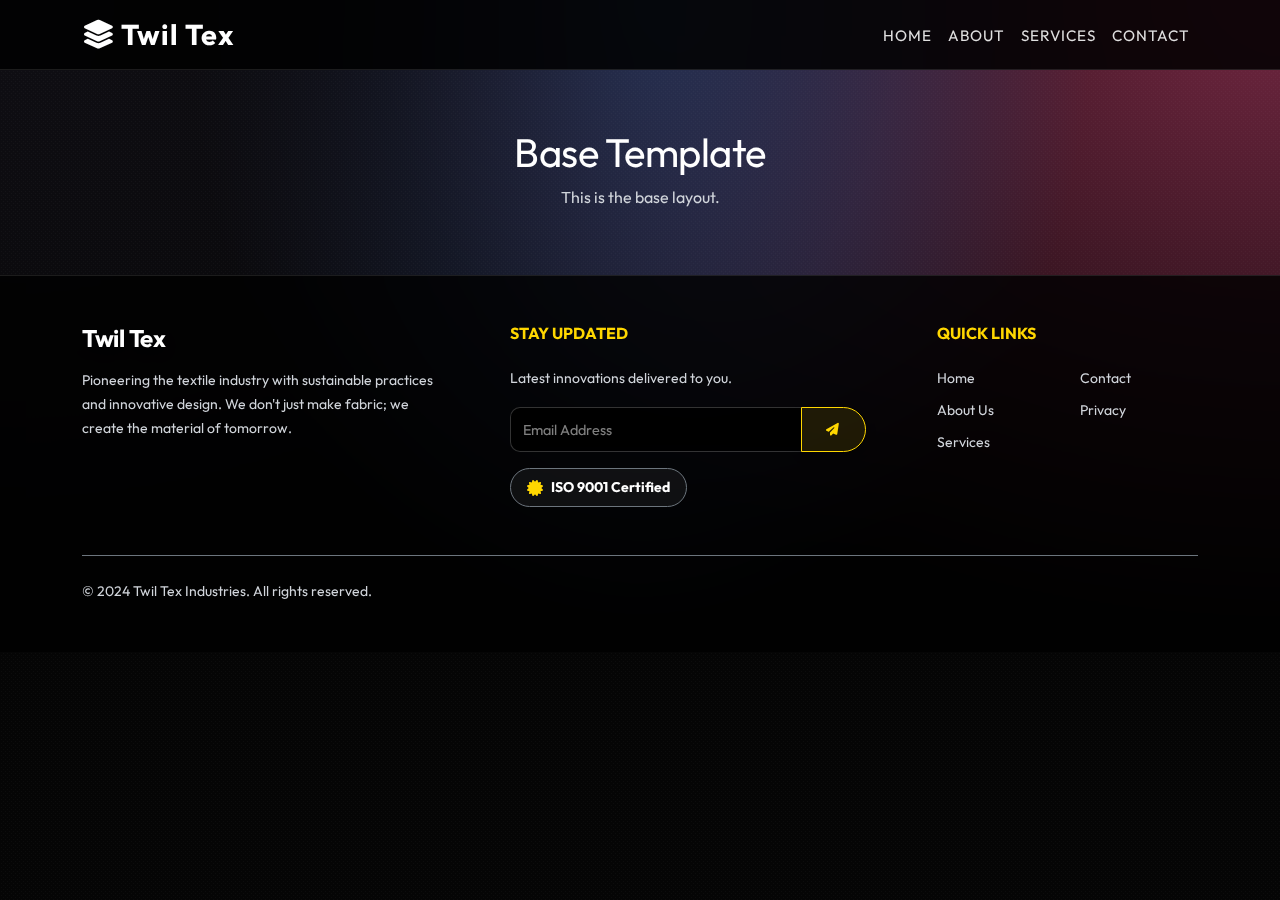
<file: base.html>
<!DOCTYPE html>
<html lang="en">
<head>
    <meta charset="UTF-8">
    <meta name="viewport" content="width=device-width, initial-scale=1.0">
    <title>Twil Tex Industries - Premium Textile Solutions</title>
    <!-- Fonts -->
    <link rel="preconnect" href="https://fonts.googleapis.com">
    <link rel="preconnect" href="https://fonts.gstatic.com" crossorigin>
    <link href="https://fonts.googleapis.com/css2?family=Outfit:wght@300;400;500;700&display=swap" rel="stylesheet">
    <!-- Bootstrap CSS -->
    <link href="https://cdn.jsdelivr.net/npm/bootstrap@5.3.0/dist/css/bootstrap.min.css" rel="stylesheet">
    <!-- Custom CSS -->
    <link rel="stylesheet" href="static/css/style.css">
    <!-- Font Awesome -->
    <link rel="stylesheet" href="https://cdnjs.cloudflare.com/ajax/libs/font-awesome/6.4.0/css/all.min.css">
</head>
<body>

    <!-- Navbar -->
    <nav class="navbar navbar-expand-lg fixed-top">
        <div class="container">
            <a class="navbar-brand" href="index.html">
                <i class="fas fa-layer-group"></i> Twil Tex
            </a>
            <button class="navbar-toggler" type="button" data-bs-toggle="collapse" data-bs-target="#navbarNav">
                <span class="navbar-toggler-icon" style="filter: invert(1);"></span>
            </button>
            <div class="collapse navbar-collapse" id="navbarNav">
                <ul class="navbar-nav ms-auto">
                    <li class="nav-item"><a class="nav-link" href="index.html">Home</a></li>
                    <li class="nav-item"><a class="nav-link" href="about.html">About</a></li>
                    <li class="nav-item"><a class="nav-link" href="services.html">Services</a></li>
                    <li class="nav-item"><a class="nav-link" href="contact.html">Contact</a></li>
                </ul>
            </div>
        </div>
    </nav>

    <!-- Main Content Block (To be replaced in other pages) -->
    <main style="padding-top: 80px;">
        <div class="container text-center py-5">
            <h1>Base Template</h1>
            <p>This is the base layout.</p>
        </div>
    </main>

    <!-- Footer -->
    <!-- Footer -->
    <footer class="py-5 position-relative">
        <div class="container">
            <div class="row gy-5 justify-content-between">
                <!-- Brand -->
                <div class="col-lg-4 col-md-6">
                    <h4 class="mb-3 text-white text-3d">Twil Tex</h4>
                    <p class="text-muted small">
                        Pioneering the textile industry with sustainable practices and innovative design. 
                        We don't just make fabric; we create the material of tomorrow.
                    </p>
                </div>
                <!-- Links (Responsive: List for Desktop, Swipeable for Mobile) -->
                <div class="col-lg-3 col-md-6 order-2 order-md-2">
                    <!-- Desktop View -->
                    <div class="d-none d-md-block">
                        <h6 class="text-gold text-uppercase mb-4 fw-bold">Quick Links</h6>
                        <div class="row">
                            <div class="col-6">
                                <ul class="list-unstyled text-muted small mb-0">
                                    <li class="mb-2"><a href="index.html" class="text-decoration-none text-muted hover-gold transition-all">Home</a></li>
                                    <li class="mb-2"><a href="about.html" class="text-decoration-none text-muted hover-gold transition-all">About Us</a></li>
                                    <li class="mb-2"><a href="services.html" class="text-decoration-none text-muted hover-gold transition-all">Services</a></li>
                                </ul>
                            </div>
                            <div class="col-6">
                                <ul class="list-unstyled text-muted small mb-0">
                                    <li class="mb-2"><a href="contact.html" class="text-decoration-none text-muted hover-gold transition-all">Contact</a></li>
                                    <li class="mb-2"><a href="privacy.html" class="text-decoration-none text-muted hover-gold transition-all">Privacy</a></li>
                                </ul>
                            </div>
                        </div>
                    </div>

                    <!-- Mobile View: Horizontal Scrollable Pills -->
                    <div class="d-md-none mb-4">
                        <h6 class="text-gold text-uppercase mb-3 fw-bold ps-2">Explore</h6>
                        <div class="mobile-nav-scroll">
                            <a href="index.html" class="mobile-nav-pill"><i class="fas fa-home"></i> Home</a>
                            <a href="about.html" class="mobile-nav-pill"><i class="fas fa-info-circle"></i> About</a>
                            <a href="services.html" class="mobile-nav-pill"><i class="fas fa-layer-group"></i> Services</a>
                            <a href="contact.html" class="mobile-nav-pill"><i class="fas fa-envelope"></i> Contact</a>
                            <a href="privacy.html" class="mobile-nav-pill"><i class="fas fa-shield-alt"></i> Privacy</a>
                        </div>
                    </div>
                </div>
                <!-- Newsletter -->
                <div class="col-lg-4 col-md-12">
                     <h6 class="text-gold text-uppercase mb-4 fw-bold">Stay Updated</h6>
                     <p class="small text-muted mb-3">Latest innovations delivered to you.</p>
                     <form action="#" class="mb-3">
                        <div class="input-group">
                            <input type="email" class="form-control bg-transparent text-white border-secondary" placeholder="Email Address" style="font-size: 0.9rem; height: 45px;">
                            <button class="btn btn-primary-3d px-4" type="button"><i class="fas fa-paper-plane"></i></button>
                        </div>
                    </form>
                    <div class="d-flex align-items-center gap-2 border border-secondary rounded-pill px-3 py-2 d-inline-flex bg-glass">
                        <i class="fas fa-certificate text-gold"></i>
                        <span class="small text-white fw-bold">ISO 9001 Certified</span>
                    </div>
                </div>
            </div>
            <!-- Copyright -->
            <div class="border-top border-secondary pt-4 mt-5 d-flex flex-column flex-md-row justify-content-between align-items-center text-muted small gap-3">
                <span>&copy; 2024 Twil Tex Industries. All rights reserved.</span>
            </div>
        </div>
    </footer>

    <!-- Scripts -->
    <script src="https://cdn.jsdelivr.net/npm/bootstrap@5.3.0/dist/js/bootstrap.bundle.min.js"></script>
    <script src="static/js/main.js"></script>
</body>
</html>
</file>
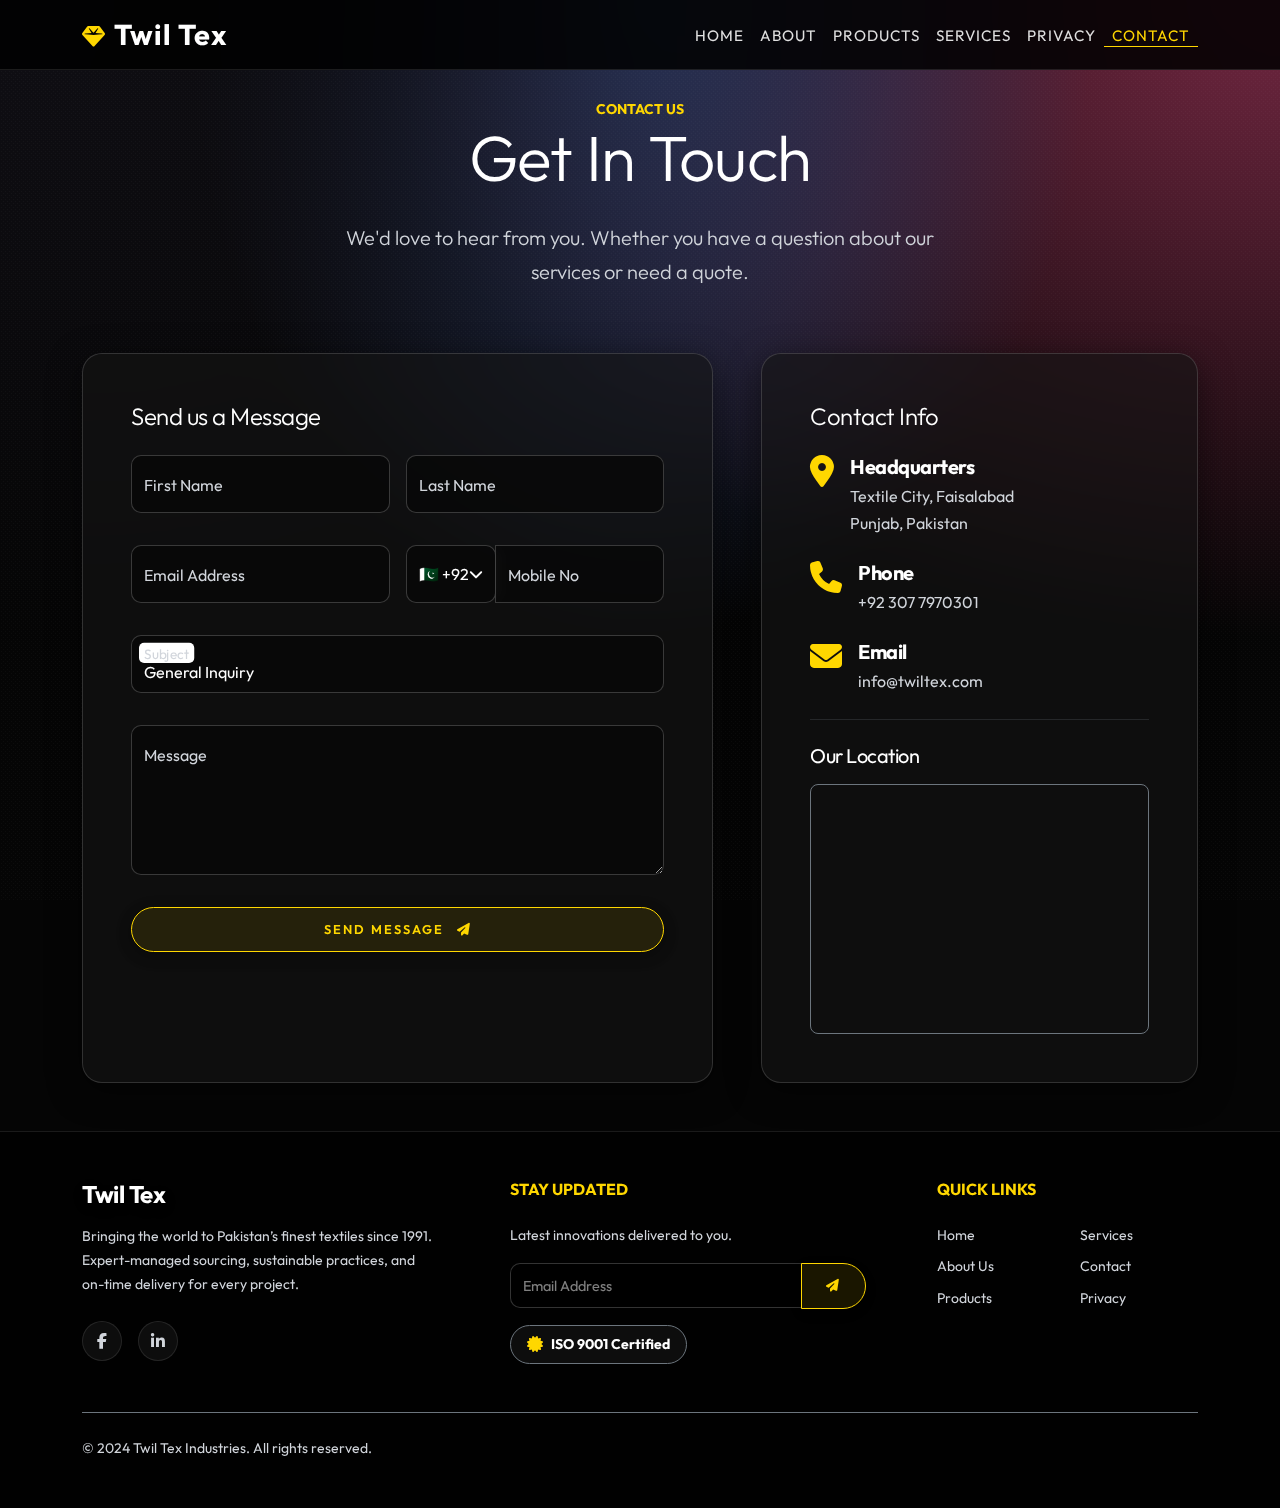
<file: contact.html>
<!DOCTYPE html>
<html lang="en">
<head>
    <meta charset="UTF-8">
    <meta name="viewport" content="width=device-width, initial-scale=1.0">
    <title>Twil Tex Industries - Contact Us</title>
    <link rel="preconnect" href="https://fonts.googleapis.com">
    <link rel="preconnect" href="https://fonts.gstatic.com" crossorigin>
    <link href="https://fonts.googleapis.com/css2?family=Outfit:wght@200;300;400;500;600;700&display=swap" rel="stylesheet">
    <link href="https://cdn.jsdelivr.net/npm/bootstrap@5.3.0/dist/css/bootstrap.min.css" rel="stylesheet">
    <link rel="stylesheet" href="static/css/style.css">
    <link rel="stylesheet" href="https://cdnjs.cloudflare.com/ajax/libs/font-awesome/6.4.0/css/all.min.css">
</head>
<body>

    <!-- Navbar -->
    <nav class="navbar navbar-expand-lg fixed-top">
        <div class="container">
            <a class="navbar-brand" href="index.html">
                <i class="fas fa-gem me-2" style="font-size: 0.8em; color: var(--accent-gold);"></i>Twil Tex
            </a>
            <button class="navbar-toggler" type="button" data-bs-toggle="collapse" data-bs-target="#navbarNav">
                <span class="navbar-toggler-icon" style="filter: invert(1);"></span>
            </button>
            <div class="collapse navbar-collapse" id="navbarNav">
                <ul class="navbar-nav ms-auto">
                    <li class="nav-item"><a class="nav-link" href="index.html">Home</a></li>
                    <li class="nav-item"><a class="nav-link" href="about.html">About</a></li>
                    <li class="nav-item"><a class="nav-link" href="products.html">Products</a></li>
                    <li class="nav-item"><a class="nav-link" href="services.html">Services</a></li>
                    <li class="nav-item"><a class="nav-link" href="privacy.html">Privacy</a></li>
                    <li class="nav-item"><a class="nav-link active" href="contact.html">Contact</a></li>
                </ul>
            </div>
        </div>
    </nav>

    <!-- Header -->
    <div class="container text-center py-5 mt-5">
        <span class="text-gold text-uppercase tracking-wider small fw-bold">Contact Us</span>
        <h1 class="display-3 fw-light mb-4 text-white">Get In Touch</h1>
        <p class="lead text-muted mx-auto" style="max-width: 600px;">
            We'd love to hear from you. Whether you have a question about our services or need a quote.
        </p>
    </div>

    <!-- Contact Form & Info -->
    <section class="pb-5">
        <div class="container">
            <div class="row g-5">
                <div class="col-lg-7">
                    <div class="glass-panel p-5 h-100">
                        <h4 class="text-white mb-4 fw-light">Send us a Message</h4>
                        <form id="contactForm">
                            <div class="row g-3">
                                <div class="col-md-6">
                                    <div class="form-floating mb-3">
                                        <input type="text" class="form-control" id="floatingFirstName" placeholder="John">
                                        <label for="floatingFirstName" class="text-muted">First Name</label>
                                    </div>
                                </div>
                                <div class="col-md-6">
                                    <div class="form-floating mb-3">
                                        <input type="text" class="form-control" id="floatingLastName" placeholder="Doe">
                                        <label for="floatingLastName" class="text-muted">Last Name</label>
                                    </div>
                                </div>
                                <div class="col-md-6">
                                    <div class="form-floating mb-3">
                                        <input type="email" class="form-control" id="floatingEmail" placeholder="name@example.com">
                                        <label for="floatingEmail" class="text-muted">Email Address</label>
                                    </div>
                                </div>
                                <div class="col-md-6">
                                    <div class="input-group mb-3 h-100">
                                        <div class="position-relative" style="width: 35%;">
                                            <div class="custom-select-wrapper" id="countryCodeWrapper">
                                                 <input type="hidden" id="selectedCountryCode" value="+92">
                                                 <button type="button" class="btn-custom-select form-control d-flex align-items-center justify-content-between" style="height: 58px;">
                                                    <span id="codeDisplay">🇵🇰 +92</span>
                                                    <i class="fas fa-chevron-down small"></i>
                                                 </button>
                                                 <!-- Dropdown injected by JS -->
                                            </div>
                                        </div>
                                        <div class="form-floating" style="width: 65%;">
                                            <input type="tel" class="form-control" id="floatingPhone" placeholder="300 1234567">
                                            <label for="floatingPhone" class="text-muted">Mobile No</label>
                                        </div>
                                    </div>
                                </div>
                                <div class="col-12">
                                    <div class="form-floating mb-3">
                                        <select class="form-select" id="floatingSelect">
                                            <option selected class="text-dark">General Inquiry</option>
                                            <option value="1" class="text-dark">Sales & Quotes</option>
                                            <option value="2" class="text-dark">Support</option>
                                            <option value="3" class="text-dark">Careers</option>
                                        </select>
                                        <label for="floatingSelect" class="text-muted">Subject</label>
                                    </div>
                                </div>
                                <div class="col-12">
                                    <div class="form-floating mb-3">
                                        <textarea class="form-control" placeholder="Leave a comment here" id="floatingTextarea" style="height: 150px;"></textarea>
                                        <label for="floatingTextarea" class="text-muted">Message</label>
                                    </div>
                                </div>
                                <div class="col-12">
                                    <button type="submit" id="sendMessageBtn" class="btn btn-primary-3d w-100">
                                        <span id="btnText">Send Message</span> 
                                        <i class="fas fa-paper-plane ms-2" id="btnIcon"></i>
                                    </button>
                                </div>
                            </div>
                        </form>
                    </div>
                </div>
                <div class="col-lg-5">
                    <div class="glass-panel p-5 h-100">
                        <h4 class="text-white mb-4 fw-light">Contact Info</h4>
                        
                        <div class="d-flex align-items-start mb-4">
                            <i class="fas fa-map-marker-alt fa-2x me-3 text-gold"></i>
                            <div>
                                <h5 class="mb-1 fw-bold text-white">Headquarters</h5>
                                <p class="text-muted mb-0">Textile City, Faisalabad<br>Punjab, Pakistan</p>
                            </div>
                        </div>

                        <div class="d-flex align-items-start mb-4">
                            <i class="fas fa-phone fa-2x me-3 text-gold"></i>
                            <div>
                                <h5 class="mb-1 fw-bold text-white">Phone</h5>
                                <p class="text-muted mb-0">+92 307 7970301</p>
                            </div>
                        </div>

                        <div class="d-flex align-items-start mb-4">
                            <i class="fas fa-envelope fa-2x me-3 text-gold"></i>
                            <div>
                                <h5 class="mb-1 fw-bold text-white">Email</h5>
                                <p class="text-muted mb-0">info@twiltex.com</p>
                            </div>
                        </div>

                        <hr class="border-secondary my-4">

                        <h5 class="mb-3 fw-normal text-white">Our Location</h5>
                        <!-- Google Map Embed for Faisalabad, Pakistan -->
                        <div class="rounded-3 overflow-hidden border border-secondary" style="height: 250px;">
                            <iframe 
                                src="https://www.google.com/maps/embed?pb=!1m18!1m12!1m3!1d108985.66695221087!2d73.01826927500002!3d31.411646250000003!2m3!1f0!2f0!3f0!3m2!1i1024!2i768!4f13.1!3m3!1m2!1s0x392242a895a55ca9%3A0xdec58f88932671c6!2sFaisalabad%2C%20Punjab%2C%20Pakistan!5e0!3m2!1sen!2s!4v1700000000000!5m2!1sen!2s" 
                                width="100%" 
                                height="100%" 
                                style="border:0;" 
                                allowfullscreen="" 
                                loading="lazy" 
                                referrerpolicy="no-referrer-when-downgrade">
                            </iframe>
                        </div>
                    </div>
                </div>
            </div>
        </div>
    </section>

    <!-- Footer -->
    <footer class="py-5 position-relative">
        <div class="container">
            <div class="row gy-5 justify-content-between">
                <!-- Brand -->
                <div class="col-lg-4 col-md-6">
                    <h4 class="mb-3 text-white text-3d">Twil Tex</h4>
                    <p class="text-muted small">
                        Bringing the world to Pakistan’s finest textiles since 1991. Expert-managed sourcing, sustainable practices, and on-time delivery for every project.
                    </p>
                    <div class="d-flex align-items-center gap-3 mt-4">
                        <a href="#" class="social-icon-link facebook"><i class="fab fa-facebook-f"></i></a>
                        <a href="#" class="social-icon-link linkedin"><i class="fab fa-linkedin-in"></i></a>
                    </div>
                </div>
                <!-- Links (Responsive: List for Desktop, Swipeable for Mobile) -->
                <div class="col-lg-3 col-md-6 order-2 order-md-2">
                    <!-- Desktop View -->
                    <div class="d-none d-md-block">
                        <h6 class="text-gold text-uppercase mb-4 fw-bold">Quick Links</h6>
                        <div class="row">
                            <div class="col-6">
                                <ul class="list-unstyled text-muted small mb-0">
                                    <li class="mb-2"><a href="index.html" class="text-decoration-none text-muted hover-gold transition-all">Home</a></li>
                                    <li class="mb-2"><a href="about.html" class="text-decoration-none text-muted hover-gold transition-all">About Us</a></li>
                                    <li class="mb-2"><a href="products.html" class="text-decoration-none text-muted hover-gold transition-all">Products</a></li>
                                </ul>
                            </div>
                            <div class="col-6">
                                <ul class="list-unstyled text-muted small mb-0">
                                    <li class="mb-2"><a href="services.html" class="text-decoration-none text-muted hover-gold transition-all">Services</a></li>
                                    <li class="mb-2"><a href="contact.html" class="text-decoration-none text-muted hover-gold transition-all">Contact</a></li>
                                    <li class="mb-2"><a href="privacy.html" class="text-decoration-none text-muted hover-gold transition-all">Privacy</a></li>
                                </ul>
                            </div>
                        </div>
                    </div>

                    <!-- Mobile View: Horizontal Scrollable Pills -->
                    <div class="d-md-none mb-4">
                        <h6 class="text-gold text-uppercase mb-3 fw-bold ps-2">Explore</h6>
                        <div class="mobile-nav-scroll">
                            <a href="index.html" class="mobile-nav-pill"><i class="fas fa-home"></i> Home</a>
                            <a href="about.html" class="mobile-nav-pill"><i class="fas fa-info-circle"></i> About</a>
                            <a href="products.html" class="mobile-nav-pill"><i class="fas fa-box"></i> Products</a>
                            <a href="services.html" class="mobile-nav-pill"><i class="fas fa-layer-group"></i> Services</a>
                            <a href="contact.html" class="mobile-nav-pill"><i class="fas fa-envelope"></i> Contact</a>
                            <a href="privacy.html" class="mobile-nav-pill"><i class="fas fa-shield-alt"></i> Privacy</a>
                        </div>
                    </div>
                </div>
                <!-- Newsletter -->
                <div class="col-lg-4 col-md-12">
                     <h6 class="text-gold text-uppercase mb-4 fw-bold">Stay Updated</h6>
                     <p class="small text-muted mb-3">Latest innovations delivered to you.</p>
                     <form action="#" class="mb-3">
                        <div class="input-group">
                            <input type="email" class="form-control bg-transparent text-white border-secondary" placeholder="Email Address" style="font-size: 0.9rem; height: 45px;">
                            <button class="btn btn-primary-3d px-4" type="button"><i class="fas fa-paper-plane"></i></button>
                        </div>
                    </form>
                    <div class="d-flex align-items-center gap-2 border border-secondary rounded-pill px-3 py-2 d-inline-flex bg-glass">
                        <i class="fas fa-certificate text-gold"></i>
                        <span class="small text-white fw-bold">ISO 9001 Certified</span>
                    </div>
                </div>
            </div>
            <!-- Copyright -->
            <div class="border-top border-secondary pt-4 mt-5 d-flex flex-column flex-md-row justify-content-between align-items-center text-muted small gap-3">
                <span>&copy; 2024 Twil Tex Industries. All rights reserved.</span>
            </div>
        </div>
    </footer>

    <script src="https://cdn.jsdelivr.net/npm/bootstrap@5.3.0/dist/js/bootstrap.bundle.min.js"></script>
    <script src="static/js/main.js"></script>
</body>
</html>
</file>
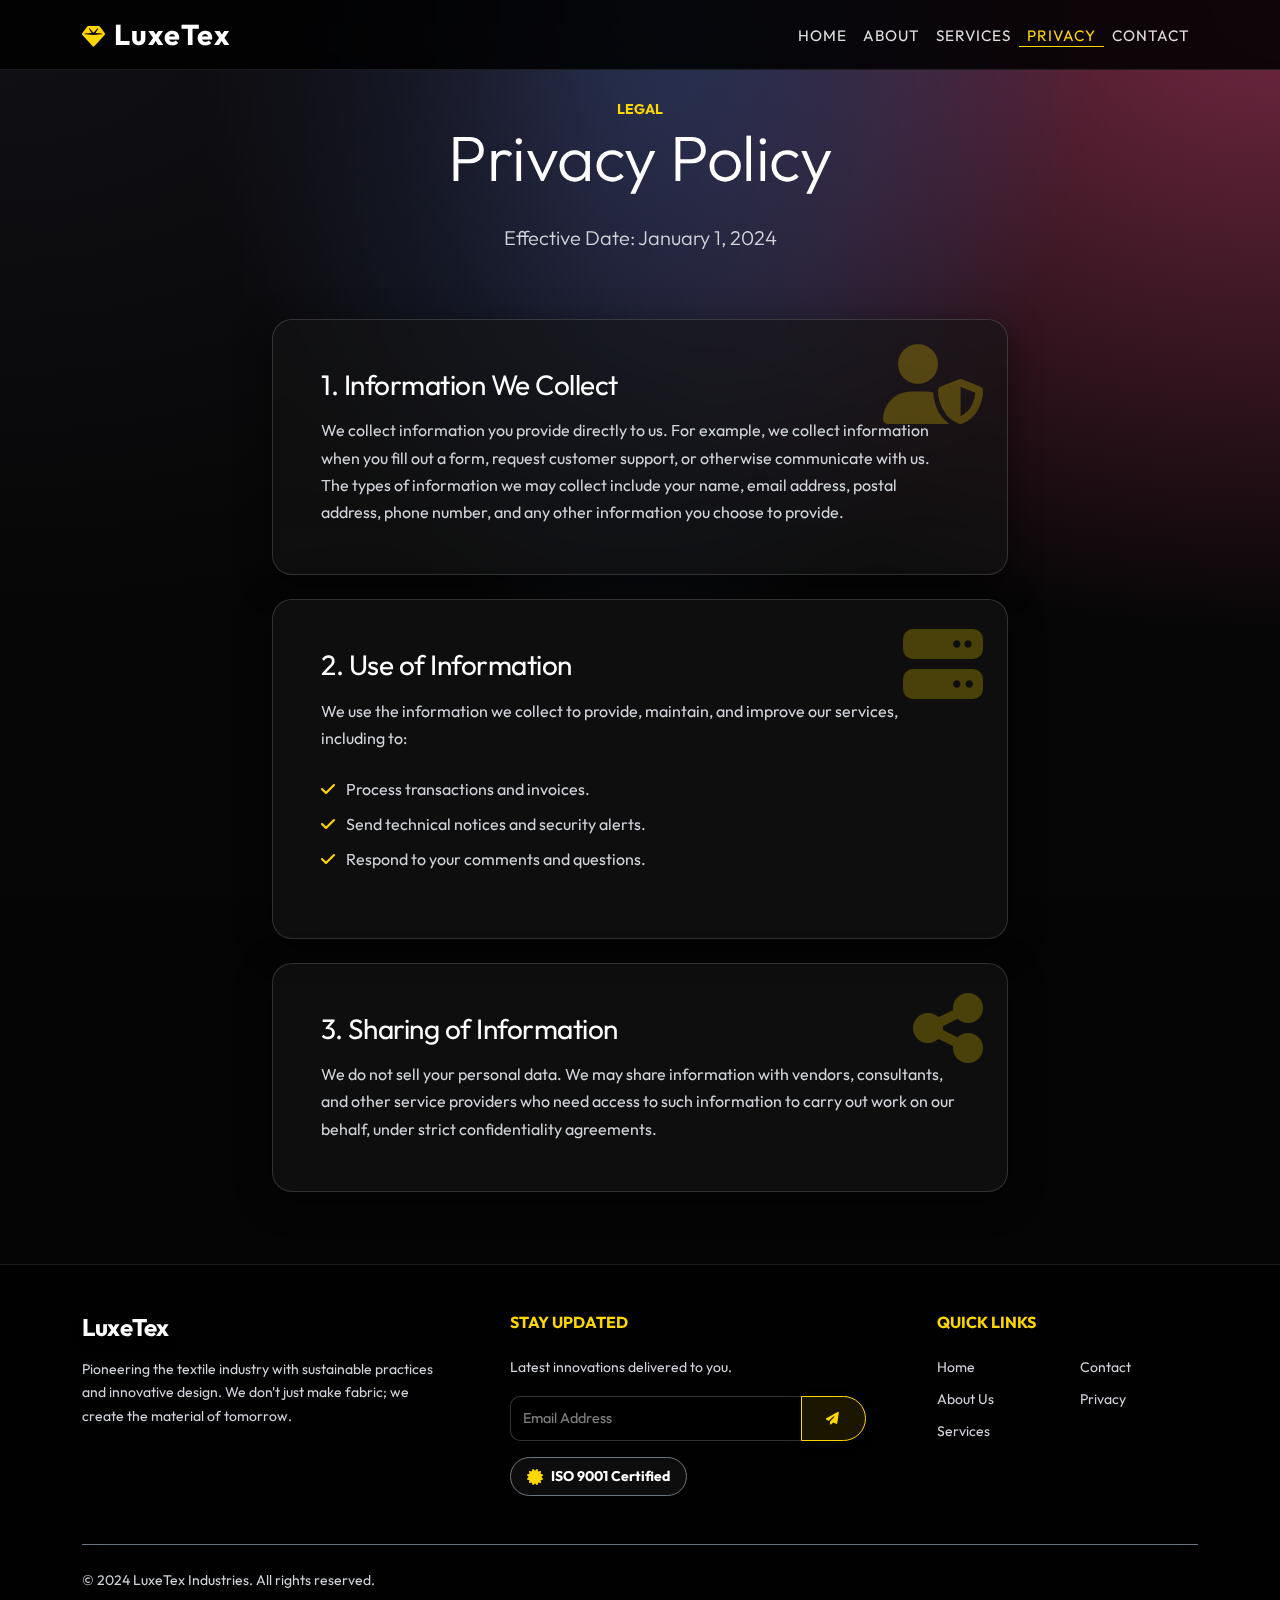
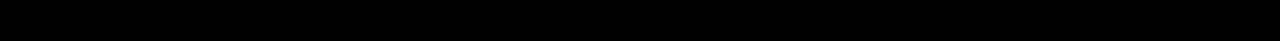
<file: privacy.html>
<!DOCTYPE html>
<html lang="en">
<head>
    <meta charset="UTF-8">
    <meta name="viewport" content="width=device-width, initial-scale=1.0">
    <title>LuxeTex - Privacy Policy</title>
    <link rel="preconnect" href="https://fonts.googleapis.com">
    <link rel="preconnect" href="https://fonts.gstatic.com" crossorigin>
    <link href="https://fonts.googleapis.com/css2?family=Outfit:wght@200;300;400;500;600;700&display=swap" rel="stylesheet">
    <link href="https://cdn.jsdelivr.net/npm/bootstrap@5.3.0/dist/css/bootstrap.min.css" rel="stylesheet">
    <link rel="stylesheet" href="static/css/style.css">
    <link rel="stylesheet" href="https://cdnjs.cloudflare.com/ajax/libs/font-awesome/6.4.0/css/all.min.css">
</head>
<body>

    <!-- Navbar -->
    <nav class="navbar navbar-expand-lg fixed-top">
        <div class="container">
            <a class="navbar-brand" href="index.html">
                <i class="fas fa-gem me-2" style="font-size: 0.8em; color: var(--accent-gold);"></i>LuxeTex
            </a>
            <button class="navbar-toggler" type="button" data-bs-toggle="collapse" data-bs-target="#navbarNav">
                <span class="navbar-toggler-icon" style="filter: invert(1);"></span>
            </button>
            <div class="collapse navbar-collapse" id="navbarNav">
                <ul class="navbar-nav ms-auto">
                    <li class="nav-item"><a class="nav-link" href="index.html">Home</a></li>
                    <li class="nav-item"><a class="nav-link" href="about.html">About</a></li>
                    <li class="nav-item"><a class="nav-link" href="services.html">Services</a></li>
                    <li class="nav-item"><a class="nav-link active" href="privacy.html">Privacy</a></li>
                    <li class="nav-item"><a class="nav-link" href="contact.html">Contact</a></li>
                </ul>
            </div>
        </div>
    </nav>

    <!-- Header -->
    <div class="container text-center py-5 mt-5">
         <span class="text-gold text-uppercase tracking-wider small fw-bold">Legal</span>
        <h1 class="display-3 fw-light mb-4 text-white">Privacy Policy</h1>
        <p class="lead text-muted mx-auto" style="max-width: 600px;">
            Effective Date: January 1, 2024
        </p>
    </div>

    <!-- Content -->
    <section class="pb-5">
        <div class="container">
            <div class="row">
                <div class="col-lg-8 mx-auto">
                    <!-- Policy Card 1 -->
                    <div class="glass-panel p-5 mb-4 position-relative overflow-hidden">
                        <div class="position-absolute top-0 end-0 p-4 opacity-25">
                            <i class="fas fa-user-shield fa-5x text-gold"></i>
                        </div>
                        <h3 class="text-white mb-3 fw-normal">1. Information We Collect</h3>
                        <p class="mb-0 text-muted position-relative" style="z-index: 2;">
                            We collect information you provide directly to us. For example, we collect information when you fill out a form, request customer support, or otherwise communicate with us. The types of information we may collect include your name, email address, postal address, phone number, and any other information you choose to provide.
                        </p>
                    </div>

                    <!-- Policy Card 2 -->
                    <div class="glass-panel p-5 mb-4 position-relative overflow-hidden">
                        <div class="position-absolute top-0 end-0 p-4 opacity-25">
                            <i class="fas fa-server fa-5x text-gold"></i>
                        </div>
                         <h3 class="text-white mb-3 fw-normal">2. Use of Information</h3>
                        <p class="mb-4 text-muted position-relative" style="z-index: 2;">
                            We use the information we collect to provide, maintain, and improve our services, including to:
                        </p>
                        <ul class="list-unstyled text-muted position-relative" style="z-index: 2;">
                            <li class="mb-2"><i class="fas fa-check text-gold me-2"></i> Process transactions and invoices.</li>
                            <li class="mb-2"><i class="fas fa-check text-gold me-2"></i> Send technical notices and security alerts.</li>
                            <li><i class="fas fa-check text-gold me-2"></i> Respond to your comments and questions.</li>
                        </ul>
                    </div>

                    <!-- Policy Card 3 -->
                    <div class="glass-panel p-5 mb-4 position-relative overflow-hidden">
                        <div class="position-absolute top-0 end-0 p-4 opacity-25">
                            <i class="fas fa-share-alt fa-5x text-gold"></i>
                        </div>
                        <h3 class="text-white mb-3 fw-normal">3. Sharing of Information</h3>
                        <p class="mb-0 text-muted position-relative" style="z-index: 2;">
                           We do not sell your personal data. We may share information with vendors, consultants, and other service providers who need access to such information to carry out work on our behalf, under strict confidentiality agreements.
                        </p>
                    </div>
                </div>
            </div>
        </div>
    </section>

    <!-- Footer -->
    <footer class="py-5 position-relative">
        <div class="container">
            <div class="row gy-5 justify-content-between">
                <!-- Brand -->
                <div class="col-lg-4 col-md-6">
                    <h4 class="mb-3 text-white text-3d">LuxeTex</h4>
                    <p class="text-muted small">
                        Pioneering the textile industry with sustainable practices and innovative design. 
                        We don't just make fabric; we create the material of tomorrow.
                    </p>
                </div>
                <!-- Links (Responsive: List for Desktop, Swipeable for Mobile) -->
                <div class="col-lg-3 col-md-6 order-2 order-md-2">
                    <!-- Desktop View -->
                    <div class="d-none d-md-block">
                        <h6 class="text-gold text-uppercase mb-4 fw-bold">Quick Links</h6>
                        <div class="row">
                            <div class="col-6">
                                <ul class="list-unstyled text-muted small mb-0">
                                    <li class="mb-2"><a href="index.html" class="text-decoration-none text-muted hover-gold transition-all">Home</a></li>
                                    <li class="mb-2"><a href="about.html" class="text-decoration-none text-muted hover-gold transition-all">About Us</a></li>
                                    <li class="mb-2"><a href="services.html" class="text-decoration-none text-muted hover-gold transition-all">Services</a></li>
                                </ul>
                            </div>
                            <div class="col-6">
                                <ul class="list-unstyled text-muted small mb-0">
                                    <li class="mb-2"><a href="contact.html" class="text-decoration-none text-muted hover-gold transition-all">Contact</a></li>
                                    <li class="mb-2"><a href="privacy.html" class="text-decoration-none text-muted hover-gold transition-all">Privacy</a></li>
                                </ul>
                            </div>
                        </div>
                    </div>

                    <!-- Mobile View: Horizontal Scrollable Pills -->
                    <div class="d-md-none mb-4">
                        <h6 class="text-gold text-uppercase mb-3 fw-bold ps-2">Explore</h6>
                        <div class="mobile-nav-scroll">
                            <a href="index.html" class="mobile-nav-pill"><i class="fas fa-home"></i> Home</a>
                            <a href="about.html" class="mobile-nav-pill"><i class="fas fa-info-circle"></i> About</a>
                            <a href="services.html" class="mobile-nav-pill"><i class="fas fa-layer-group"></i> Services</a>
                            <a href="contact.html" class="mobile-nav-pill"><i class="fas fa-envelope"></i> Contact</a>
                            <a href="privacy.html" class="mobile-nav-pill"><i class="fas fa-shield-alt"></i> Privacy</a>
                        </div>
                    </div>
                </div>
                <!-- Newsletter -->
                <div class="col-lg-4 col-md-12">
                     <h6 class="text-gold text-uppercase mb-4 fw-bold">Stay Updated</h6>
                     <p class="small text-muted mb-3">Latest innovations delivered to you.</p>
                     <form action="#" class="mb-3">
                        <div class="input-group">
                            <input type="email" class="form-control bg-transparent text-white border-secondary" placeholder="Email Address" style="font-size: 0.9rem; height: 45px;">
                            <button class="btn btn-primary-3d px-4" type="button"><i class="fas fa-paper-plane"></i></button>
                        </div>
                    </form>
                    <div class="d-flex align-items-center gap-2 border border-secondary rounded-pill px-3 py-2 d-inline-flex bg-glass">
                        <i class="fas fa-certificate text-gold"></i>
                        <span class="small text-white fw-bold">ISO 9001 Certified</span>
                    </div>
                </div>
            </div>
            <!-- Copyright -->
            <div class="border-top border-secondary pt-4 mt-5 d-flex flex-column flex-md-row justify-content-between align-items-center text-muted small gap-3">
                <span>&copy; 2024 LuxeTex Industries. All rights reserved.</span>
            </div>
        </div>
    </footer>

    <script src="https://cdn.jsdelivr.net/npm/bootstrap@5.3.0/dist/js/bootstrap.bundle.min.js"></script>
    <script src="static/js/main.js"></script>
</body>
</html>
</file>
<file: static/css/style.css>
:root {
    /* New Palette: Elegant, Deep, Glassy */
    --bg-dark: #050505;
    --text-main: #ffffff;
    --text-muted: #d1d5db; /* Lightened from rgba(0.7) for better contrast */
    --accent-gold: #ffd700; /* Brighter Gold */
    --accent-silk: #e0e0e0;
    
    /* Glass Tokens */
    --glass-bg: rgba(20, 20, 20, 0.6); /* Darker, more opaque background for better text readability */
    --glass-border: rgba(255, 255, 255, 0.15);
    --glass-shadow: 0 8px 32px 0 rgba(0, 0, 0, 0.5);
    --glass-blur: blur(20px);
}

body {
    font-family: 'Outfit', sans-serif;
    color: var(--text-main);
    background-color: var(--bg-dark);
    /* Abstract Textile Mesh Background */
    background-image: 
        radial-gradient(at 0% 0%, hsla(253,16%,7%,1) 0, transparent 50%), 
        radial-gradient(at 50% 0%, hsla(225,39%,30%,1) 0, transparent 50%), 
        radial-gradient(at 100% 0%, hsla(339,49%,30%,1) 0, transparent 50%);
    background-attachment: fixed;
    background-size: cover;
    min-height: 100vh;
    overflow-x: hidden;
}

/* Texture Overlay to simulate fabric grain */
body::before {
    content: "";
    position: fixed;
    top: 0; left: 0; width: 100%; height: 100%;
    background-image: url("data:image/svg+xml,%3Csvg width='4' height='4' viewBox='0 0 4 4' xmlns='http://www.w3.org/2000/svg'%3E%3Cpath d='M1 3h1v1H1V3zm2-2h1v1H3V1z' fill='%23ffffff' fill-opacity='0.03' fill-rule='evenodd'/%3E%3C/svg%3E");
    pointer-events: none;
    z-index: -1;
}

/* Glass Component - The Core Look */
.glass-panel, .card-3d {
    background: var(--glass-bg);
    backdrop-filter: var(--glass-blur);
    -webkit-backdrop-filter: var(--glass-blur);
    border: 1px solid var(--glass-border);
    box-shadow: var(--glass-shadow);
    border-radius: 20px;
    transition: all 0.4s ease;
    position: relative;
    overflow: hidden;
}

/* Add a "shine" effect to glass panels */
.glass-panel::before, .card-3d::before {
    content: '';
    position: absolute;
    top: 0; left: -100%;
    width: 50%; height: 100%;
    background: linear-gradient(to right, transparent, rgba(255,255,255,0.1), transparent);
    transform: skewX(-25deg);
    transition: 0.5s;
    pointer-events: none;
}

.glass-panel:hover::before, .card-3d:hover::before {
    left: 150%;
    transition: 0.7s;
}

.card-3d:hover {
    border-color: rgba(255, 255, 255, 0.4);
    transform: translateY(-5px);
}

/* Adjusted Hero Padding for Content Visibility */
.hero-section {
    min-height: 100vh;
    padding-top: 80px; 
    display: flex;
    align-items: center;
    justify-content: center;
    position: relative;
}

.hero-section .container {
    height: 100%;
}

.carousel-item img {
    width: 100%;
    height: 500px;
    object-fit: cover;
    border-radius: 20px;
    box-shadow: 0 20px 40px rgba(0,0,0,0.4);
}

.card-3d {
    transform: perspective(1000px) rotateY(-10deg) rotateX(5deg);
    transition: transform 0.6s ease;
}

.card-3d:hover {
    transform: perspective(1000px) rotateY(0deg) rotateX(0deg) translateY(-10px);
    border-color: var(--accent-gold);
}

/* Navbar Reform */
.navbar {
    background: rgba(0, 0, 0, 0.85); /* Darker navbar */
    backdrop-filter: blur(20px);
    border-bottom: 1px solid rgba(255, 255, 255, 0.1);
}

.navbar-brand {
    font-weight: 700;
    letter-spacing: 1px;
    color: #fff !important;
    font-size: 1.8rem;
}

.nav-link {
    color: #e0e0e0 !important; /* Brighter default nav link */
    font-size: 0.95rem;
    text-transform: uppercase;
    letter-spacing: 1px;
    position: relative;
    padding-bottom: 5px;
}

.nav-link::after {
    content: '';
    position: absolute;
    width: 0;
    height: 1px;
    bottom: 5px;
    left: 0;
    background-color: var(--accent-gold);
    transition: width 0.3s;
}

.nav-link:hover::after, .nav-link.active::after {
    width: 100%;
}

.nav-link:hover, .nav-link.active {
    color: var(--accent-gold) !important;
}

/* Typography & Text Effects */
h1, h2, h3, h4, h5 {
    font-weight: 400; /* Slightly bolder for readability */
    letter-spacing: -0.5px;
    color: white;
}

p, .text-muted {
    color: var(--text-muted) !important;
    line-height: 1.7;
}

.text-gradient {
    background: linear-gradient(45deg, #fff, #f0f0f0); 
    -webkit-background-clip: text;
    background-clip: text;
    -webkit-text-fill-color: transparent;
    text-shadow: 0 2px 4px rgba(0,0,0,0.3); /* Added shadow for pop */
}

.text-gold {
    color: var(--accent-gold) !important;
}

/* Buttons */
.btn-primary-3d {
    background: rgba(255, 215, 0, 0.1); /* Subtle gold background */
    border: 1px solid var(--accent-gold);
    color: var(--accent-gold);
    border-radius: 50px;
    padding: 12px 40px;
    font-weight: 600;
    letter-spacing: 2px;
    text-transform: uppercase;
    font-size: 0.8rem;
    transition: all 0.3s ease;
    box-shadow: 0 4px 15px rgba(0,0,0,0.3);
    position: relative;
    overflow: hidden;
    z-index: 1;
}

.btn-primary-3d::before {
    content: '';
    position: absolute;
    top: 0; left: 0; width: 0%; height: 100%;
    background: var(--accent-gold);
    transition: all 0.3s ease;
    z-index: -1;
}

.btn-primary-3d:hover::before {
    width: 100%;
}

.btn-primary-3d:hover {
    color: #000;
    box-shadow: 0 0 25px rgba(255, 215, 0, 0.6);
    transform: translateY(-2px);
}

.btn-outline-light-custom {
    color: white;
    padding: 12px 30px;
    border: 1px solid rgba(255,255,255,0.2);
    border-radius: 50px;
    transition: 0.3s;
    font-weight: 500;
}

.btn-outline-light-custom:hover {
    background: rgba(255, 255, 255, 0.1);
    border-color: white;
    color: white;
}

/* Form Styles */
.form-control, .form-select {
    background: rgba(0, 0, 0, 0.5) !important; /* Darker input bg */
    border: 1px solid rgba(255, 255, 255, 0.2) !important;
    color: white !important;
    backdrop-filter: blur(5px);
    border-radius: 10px;
}

/* Custom Dropdown Styling (Textile Machine Effect) */
.custom-select-wrapper {
    position: relative;
    user-select: none;
}

.btn-custom-select {
    background: rgba(0, 0, 0, 0.5) !important;
    border: 1px solid rgba(255, 255, 255, 0.2) !important;
    color: white !important;
    border-radius: 10px;
    cursor: pointer;
    text-align: left;
    transition: all 0.3s;
}

.btn-custom-select:hover {
    border-color: var(--accent-gold) !important;
    box-shadow: 0 0 10px rgba(255, 215, 0, 0.1);
}

.custom-dropdown-list {
    position: absolute;
    top: 105%;
    left: 0;
    width: 100%;
    max-height: 0;
    overflow-y: auto; /* Allow scroll within the "unrolled" area */
    background: rgba(10, 10, 10, 0.95);
    border: 1px solid var(--accent-gold);
    border-radius: 10px;
    z-index: 1000;
    opacity: 0;
    transition: all 0.4s cubic-bezier(0.68, -0.55, 0.265, 1.55);
    transform-origin: top;
    transform: scaleY(0);
}

.custom-dropdown-list.open {
    max-height: 300px;
    opacity: 1;
    transform: scaleY(1);
    box-shadow: 0 10px 30px rgba(0,0,0,0.8);
}

.dropdown-item-custom {
    padding: 10px 15px;
    border-bottom: 1px solid rgba(255, 255, 255, 0.05);
    color: #ccc;
    cursor: pointer;
    transition: all 0.2s;
    display: flex;
    align-items: center;
    gap: 10px;
}

.dropdown-item-custom:hover {
    background: linear-gradient(90deg, rgba(255, 215, 0, 0.1), transparent);
    color: var(--accent-gold);
    padding-left: 20px; /* Slight movement like being fed into a machine */
    border-left: 3px solid var(--accent-gold);
}

.dropdown-item-custom:last-child {
    border-bottom: none;
}

.search-sticky {
    position: sticky;
    top: 0;
    background: #000;
    padding: 10px;
    z-index: 2;
    border-bottom: 1px solid var(--glass-border);
}

/* Custom Scrollbar */
.custom-dropdown-list::-webkit-scrollbar {
    width: 6px;
}
.custom-dropdown-list::-webkit-scrollbar-track {
    background: #000;
}
.custom-dropdown-list::-webkit-scrollbar-thumb {
    background: var(--accent-gold);
    border-radius: 3px;
}

.form-control:focus, .form-select:focus {
    box-shadow: 0 0 0 3px rgba(255, 215, 0, 0.2);
    border-color: var(--accent-gold) !important;
}

.form-control::placeholder {
    color: rgba(255, 255, 255, 0.5);
}

/* Form floating label fix for select */
.form-floating > .form-select {
    padding-top: 1.625rem;
    padding-bottom: 0.625rem;
}

/* Footer */
footer {
    background: rgba(0,0,0,0.8);
    backdrop-filter: blur(10px);
    border-top: 1px solid rgba(255, 255, 255, 0.1);
}

/* 3D Text specific for this look */
.text-3d {
    text-shadow: 0 5px 15px rgba(0,0,0,0.7);
    font-weight: 700;
}

/* Enhance Images in Cards */
.card-3d img {
    mask-image: linear-gradient(to bottom, black 80%, transparent 100%);
    -webkit-mask-image: linear-gradient(to bottom, black 80%, transparent 100%);
}

.table-dark { 
    background-color: transparent !important; 
    --bs-table-bg: transparent !important; 
    color: #e0e0e0 !important; 
} 
.table-dark td, .table-dark th { 
    border-color: rgba(255,255,255,0.2) !important; 
}

/* New Footer Utilities */
.hover-gold:hover {
    color: var(--accent-gold) !important;
    padding-left: 5px;
}
.transition-all {
    transition: all 0.3s ease;
}
.bg-glass {
    background: rgba(255, 255, 255, 0.05);
}

/* Mobile Footer Enhancements */
.mobile-nav-scroll {
    display: flex;
    overflow-x: auto;
    gap: 15px;
    padding: 10px 5px;
    scrollbar-width: none;  /* Firefox */
    -ms-overflow-style: none;  /* IE 10+ */
    mask-image: linear-gradient(to right, transparent, black 10%, black 90%, transparent);
    -webkit-mask-image: linear-gradient(to right, transparent, black 10%, black 90%, transparent);
}
.mobile-nav-scroll::-webkit-scrollbar { 
    display: none;  /* Chrome/Safari */
}

.mobile-nav-pill {
    background: rgba(255,255,255,0.05);
    border: 1px solid rgba(255,255,255,0.1);
    border-radius: 50px;
    padding: 8px 20px;
    color: var(--text-muted);
    white-space: nowrap;
    text-decoration: none;
    font-size: 0.9rem;
    transition: all 0.3s ease;
    display: flex;
    align-items: center;
    gap: 8px;
}

.mobile-nav-pill i {
    color: var(--accent-gold);
    font-size: 0.8em;
}

.mobile-nav-pill:hover, .mobile-nav-pill:active {
    background: rgba(255, 215, 0, 0.15);
    border-color: var(--accent-gold);
    color: white;
    transform: translateY(-2px);
    box-shadow: 0 5px 15px rgba(0,0,0,0.5);
}

/* Animation Utilities */

/* Keyframes */
@keyframes fadeInUp {
    from {
        opacity: 0;
        transform: translate3d(0, 40px, 0);
    }
    to {
        opacity: 1;
        transform: translate3d(0, 0, 0);
    }
}

@keyframes fadeInRight {
    from {
        opacity: 0;
        transform: translate3d(-30px, 0, 0);
    }
    to {
        opacity: 1;
        transform: translate3d(0, 0, 0);
    }
}

@keyframes pulseGlow {
    0% {
        box-shadow: 0 0 0 0 rgba(255, 215, 0, 0.4);
    }
    70% {
        box-shadow: 0 0 0 10px rgba(255, 215, 0, 0);
    }
    100% {
        box-shadow: 0 0 0 0 rgba(255, 215, 0, 0);
    }
}

@keyframes float {
    0% { transform: translateY(0px) rotateY(-15deg) rotateX(5deg); }
    50% { transform: translateY(-10px) rotateY(-15deg) rotateX(5deg); }
    100% { transform: translateY(0px) rotateY(-15deg) rotateX(5deg); }
}

@keyframes shimmer {
    0% { background-position: -200% 0; }
    100% { background-position: 200% 0; }
}

/* Observer Classes */
.animate-on-scroll {
    opacity: 0;
    will-change: opacity, transform;
}

.animate-on-scroll.is-visible {
    animation: fadeInUp 0.8s cubic-bezier(0.2, 0.8, 0.2, 1) forwards;
}

/* Animation Delays */
.delay-100 { animation-delay: 0.1s; }
.delay-200 { animation-delay: 0.2s; }
.delay-300 { animation-delay: 0.3s; }
.delay-400 { animation-delay: 0.4s; }
.delay-500 { animation-delay: 0.5s; }

/* Complex Element Animations */

/* Hero Title Shimmer Trigger */
.text-shimmer {
    background: linear-gradient(to right, #fff 0%, #fff 40%, var(--accent-gold) 50%, #fff 60%, #fff 100%);
    background-size: 200% auto;
    color: #000;
    background-clip: text;
    -webkit-background-clip: text;
    -webkit-text-fill-color: transparent;
    animation: shimmer 4s cubic-bezier(0.2, 0.8, 0.2, 1) infinite;
}

/* Floating Card Animation */
.card-floating-anim {
    animation: float 6s ease-in-out infinite;
}

/* Card Hover Pulse */
.card-hover-pulse:hover {
    animation: pulseGlow 2s infinite;
}

/* Navbar Link Hover Slide */
.nav-link {
    position: relative;
    overflow: hidden;
}

.nav-link .hover-underline {
    position: absolute;
    bottom: 0;
    left: 0;
    width: 100%;
    height: 2px;
    background: var(--accent-gold);
    transform: scaleX(0);
    transform-origin: right;
    transition: transform 0.4s cubic-bezier(0.2, 0.8, 0.2, 1);
}

.nav-link:hover .hover-underline {
    transform: scaleX(1);
    transform-origin: left;
}

/* Image Reveal Effect */
.img-reveal {
    position: relative;
    overflow: hidden;
}
.img-reveal img {
    opacity: 0;
    transition: opacity 0.5s 0.2s, transform 1.5s cubic-bezier(0.2, 0.8, 0.2, 1);
    transform: scale(1.1);
}
.img-reveal::after {
    content: '';
    position: absolute;
    top: 0; left: 0; width: 100%; height: 100%;
    background: var(--accent-gold);
    transform-origin: left;
    transform: scaleX(1);
    transition: transform 0.6s cubic-bezier(0.8, 0, 0.2, 1);
    z-index: 2;
}

.img-reveal.is-visible img {
    opacity: 1;
    transform: scale(1);
}
.img-reveal.is-visible::after {
    transform: scaleX(0);
    transform-origin: right;
}
/* Social Icons in Footer */
.social-icon-link {
    width: 40px;
    height: 40px;
    display: flex;
    align-items: center;
    justify-content: center;
    border-radius: 50%;
    background: rgba(255, 255, 255, 0.05);
    border: 1px solid rgba(255, 255, 255, 0.1);
    color: var(--text-muted);
    transition: all 0.3s cubic-bezier(0.2, 0.8, 0.2, 1);
    text-decoration: none;
}

.social-icon-link:hover {
    color: white;
    transform: translateY(-5px);
    box-shadow: 0 5px 15px rgba(255, 215, 0, 0.3);
}

.social-icon-link.facebook:hover {
    background: #1877f2;
    border-color: #1877f2;
}

.social-icon-link.linkedin:hover {
    background: #0077b5;
    border-color: #0077b5;
}
/* --- NEW PREMIUM HERO SLIDER DESIGN --- */

.hero-section {
    min-height: 100vh;
    padding-top: 80px;
    display: flex;
    align-items: center;
    background: radial-gradient(circle at 50% 50%, rgba(20, 20, 25, 0.5) 0%, var(--bg-dark) 100%);
    overflow: hidden;
}

/* The main integrated display window - STRICT LOCK */
.hero-display {
    background: var(--glass-bg);
    backdrop-filter: blur(25px);
    -webkit-backdrop-filter: blur(25px);
    border: 1px solid var(--glass-border);
    border-radius: 30px;
    overflow: hidden;
    display: flex;
    height: 650px !important; /* STRICT FIXED HEIGHT */
    width: 100%;
    max-width: 1200px;
    margin: 0 auto;
    box-shadow: 0 50px 100px rgba(0,0,0,0.6);
    position: relative;
    z-index: 2;
}

.hero-content-side {
    width: 50% !important; /* FIXED 50% WIDTH */
    flex-basis: 50% !important;
    padding: 5rem;
    display: flex;
    flex-direction: column;
    justify-content: center;
    position: relative;
    z-index: 2;
    overflow: hidden;
}

.hero-image-side {
    width: 50% !important; /* FIXED 50% WIDTH */
    flex-basis: 50% !important;
    position: relative;
    overflow: hidden;
}

.hero-image-side img {
    width: 100%;
    height: 100%;
    object-fit: cover !important;
    transition: transform 12s linear;
}

.carousel-item.active .hero-image-side img {
    transform: scale(1.15); /* Slow zoom effect */
}

/* Typography Enhancements */
.hero-badge {
    color: var(--accent-gold);
    text-transform: uppercase;
    letter-spacing: 4px;
    font-size: 0.75rem;
    font-weight: 700;
    margin-bottom: 1.5rem;
    display: flex;
    align-items: center;
    gap: 10px;
}

.hero-badge::before {
    content: '';
    width: 30px;
    height: 1px;
    background: var(--accent-gold);
}

.hero-title {
    font-size: 3.5rem;
    font-weight: 200;
    line-height: 1.1;
    margin-bottom: 2rem;
    color: #fff;
}

.hero-title strong {
    font-weight: 700;
    color: var(--accent-gold);
    background: linear-gradient(to right, #fff 0%, var(--accent-gold) 50%, #fff 100%);
    background-size: 200% auto;
    -webkit-background-clip: text;
    background-clip: text;
    -webkit-text-fill-color: transparent;
    animation: shimmer 4s linear infinite;
}

.hero-description {
    font-size: 1.1rem;
    color: var(--text-muted);
    line-height: 1.8;
    margin-bottom: 3rem;
    max-width: 450px;
}

/* Buttons */
.hero-actions {
    display: flex;
    gap: 20px;
}

.btn-premium {
    padding: 15px 35px;
    border-radius: 4px;
    font-weight: 600;
    text-transform: uppercase;
    letter-spacing: 2px;
    font-size: 0.8rem;
    transition: all 0.4s cubic-bezier(0.2, 1, 0.3, 1);
    text-decoration: none;
    display: inline-block;
}

.btn-premium-gold {
    background: var(--accent-gold);
    color: #000;
    border: 1px solid var(--accent-gold);
}

.btn-premium-outline {
    background: transparent;
    color: #fff;
    border: 1px solid rgba(255,255,255,0.2);
}

/* Controls */
.carousel-control-prev, .carousel-control-next {
    width: 80px;
    opacity: 0.3;
    transition: all 0.3s;
    z-index: 10;
}

.carousel-control-prev:hover, .carousel-control-next:hover {
    opacity: 1;
}

/* Indicators */
.carousel-indicators {
    bottom: -60px;
    gap: 12px;
}

.carousel-indicators [data-bs-target] {
    width: 60px;
    height: 3px;
    background-color: rgba(255,255,255,0.1);
    border: none;
}

.carousel-indicators .active {
    background-color: var(--accent-gold);
    width: 100px;
}

/* Hero Container Constraint */
.hero-section .container {
    max-width: 1300px;
    position: relative;
    padding: 0 40px;
}

/* Slide Transition Fixes */
.carousel-inner {
    overflow: visible !important;
    height: 700px !important; /* Slightly larger to account for shadow/glow */
}

.carousel-item {
    padding: 25px 0; /* Consistent vertical centering */
    height: 700px !important;
}

@keyframes shimmer {
    0% { background-position: -200% center; }
    100% { background-position: 200% center; }
}

/* Hero Slider Mobile Responsiveness - Text Above, Image Below */
@media (max-width: 991px) {
    .hero-section {
        padding-top: 80px;
        min-height: auto;
    }

    .hero-display {
        flex-direction: column;
        height: auto !important;
        max-width: 100%;
        border-radius: 20px;
        background: var(--glass-bg);
        box-shadow: 0 30px 60px rgba(0,0,0,0.5);
        margin-top: 10px;
    }

    .hero-content-side {
        width: 100% !important;
        flex-basis: auto !important;
        padding: 3rem 1.5rem 2rem 1.5rem !important;
        order: 1; /* Content on Top */
        text-align: center;
        align-items: center;
        background: transparent;
    }

    .hero-image-side {
        position: relative !important;
        width: 100% !important;
        flex-basis: auto !important;
        height: 280px !important; /* Image on Bottom */
        order: 2;
        opacity: 1;
        border-bottom-left-radius: 20px;
        border-bottom-right-radius: 20px;
    }

    .hero-badge {
        justify-content: center;
        font-size: 0.7rem;
        letter-spacing: 3px;
        margin-bottom: 1rem;
    }

    .hero-badge::before {
        display: none;
    }

    .hero-title {
        font-size: 2.2rem !important;
        font-weight: 700 !important;
        margin-bottom: 1.2rem;
        line-height: 1.1;
    }

    .hero-description {
        font-size: 1rem;
        margin-bottom: 2rem;
        max-width: 100%;
        line-height: 1.6;
    }

    .hero-actions {
        justify-content: center;
        width: 100%;
    }

    .btn-premium {
        width: 100%;
        max-width: 250px;
        padding: 14px 20px;
        font-size: 0.8rem;
    }

    .carousel-inner, .carousel-item {
        height: auto !important;
        min-height: 100px;
        padding: 20px 0 80px 0 !important;
    }

    .carousel-indicators {
        bottom: 10px !important;
    }

    .carousel-control-prev, .carousel-control-next {
        display: none;
    }
}

/* Extra Small screen fine-tuning */
@media (max-width: 480px) {
    .hero-title {
        font-size: 1.8rem !important;
    }
    
    .hero-image-side {
        height: 220px !important;
    }
}
</file>
